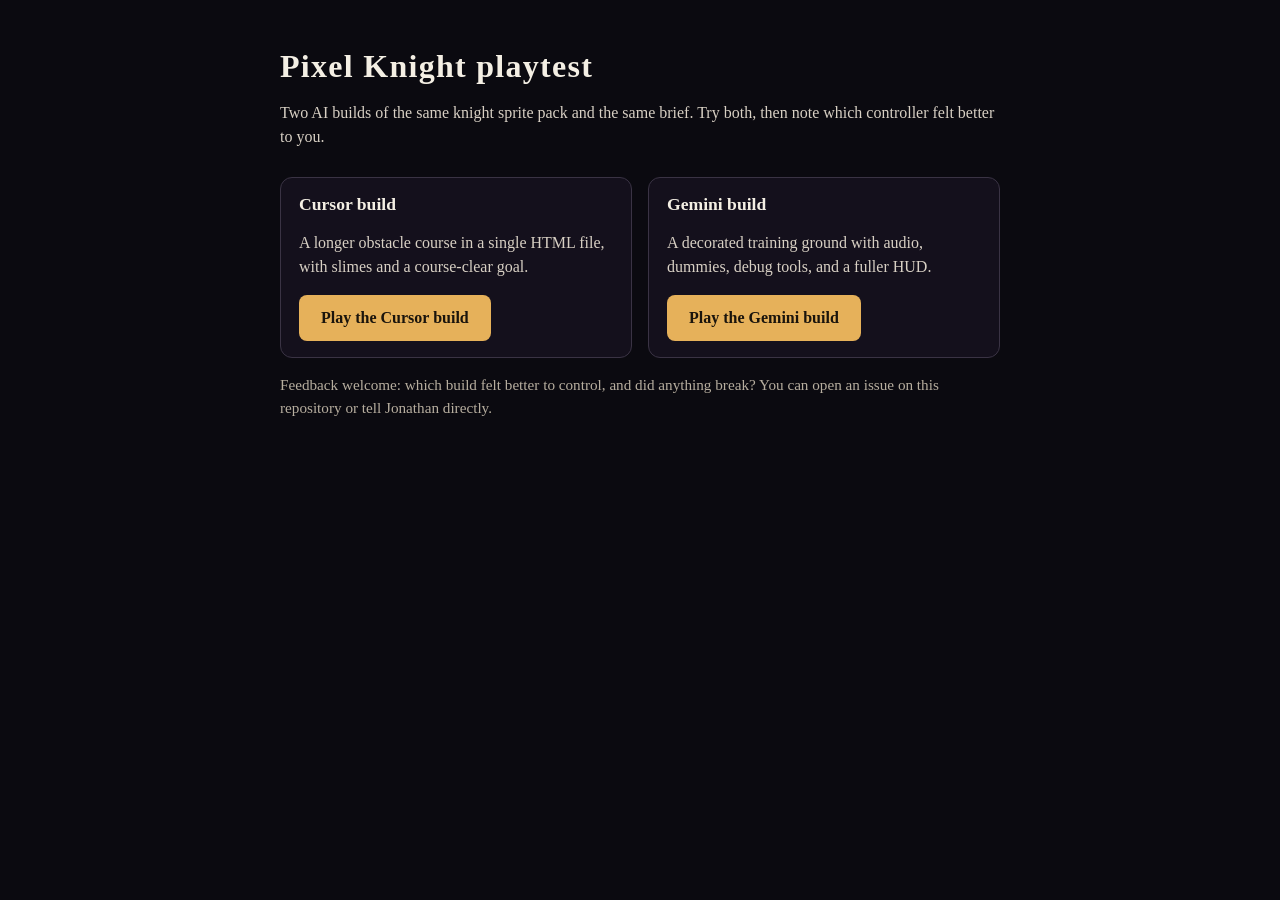
<file: index.html>
<!DOCTYPE html>
<html lang="en">
<head>
  <meta charset="UTF-8" />
  <meta name="viewport" content="width=device-width, initial-scale=1" />
  <title>Pixel Knight playtest — Cursor vs Gemini</title>
  <style>
    html, body { margin: 0; min-height: 100%; background: #0b0a10; color: #f4efe4; font-family: Georgia, "Times New Roman", serif; }
    main { max-width: 720px; margin: 0 auto; padding: 48px 20px 80px; }
    h1 { font-size: 2rem; letter-spacing: 0.04em; margin: 0 0 12px; }
    p { line-height: 1.5; color: #d8d0c4; }
    .row { display: flex; flex-wrap: wrap; gap: 16px; margin: 28px 0 16px; }
    a.play { display: inline-block; padding: 14px 22px; background: #e6b15a; color: #1a140c; text-decoration: none; font-weight: 700; border-radius: 8px; }
    a.play:hover { filter: brightness(1.06); }
    .quiet { font-size: 0.95rem; color: #b7ae9f; }
    .card { border: 1px solid #3a3344; border-radius: 12px; padding: 16px 18px; flex: 1 1 240px; background: #14101c; }
    .card h2 { margin: 0 0 8px; font-size: 1.1rem; }
  </style>
</head>
<body>
  <main>
    <h1>Pixel Knight playtest</h1>
    <p>Two AI builds of the same knight sprite pack and the same brief. Try both, then note which controller felt better to you.</p>
    <div class="row">
      <div class="card">
        <h2>Cursor build</h2>
        <p>A longer obstacle course in a single HTML file, with slimes and a course-clear goal.</p>
        <a class="play" href="./cursor/">Play the Cursor build</a>
      </div>
      <div class="card">
        <h2>Gemini build</h2>
        <p>A decorated training ground with audio, dummies, debug tools, and a fuller HUD.</p>
        <a class="play" href="./gemini/">Play the Gemini build</a>
      </div>
    </div>
    <p class="quiet">Feedback welcome: which build felt better to control, and did anything break? You can open an issue on this repository or tell Jonathan directly.</p>
  </main>
</body>
</html>
</file>
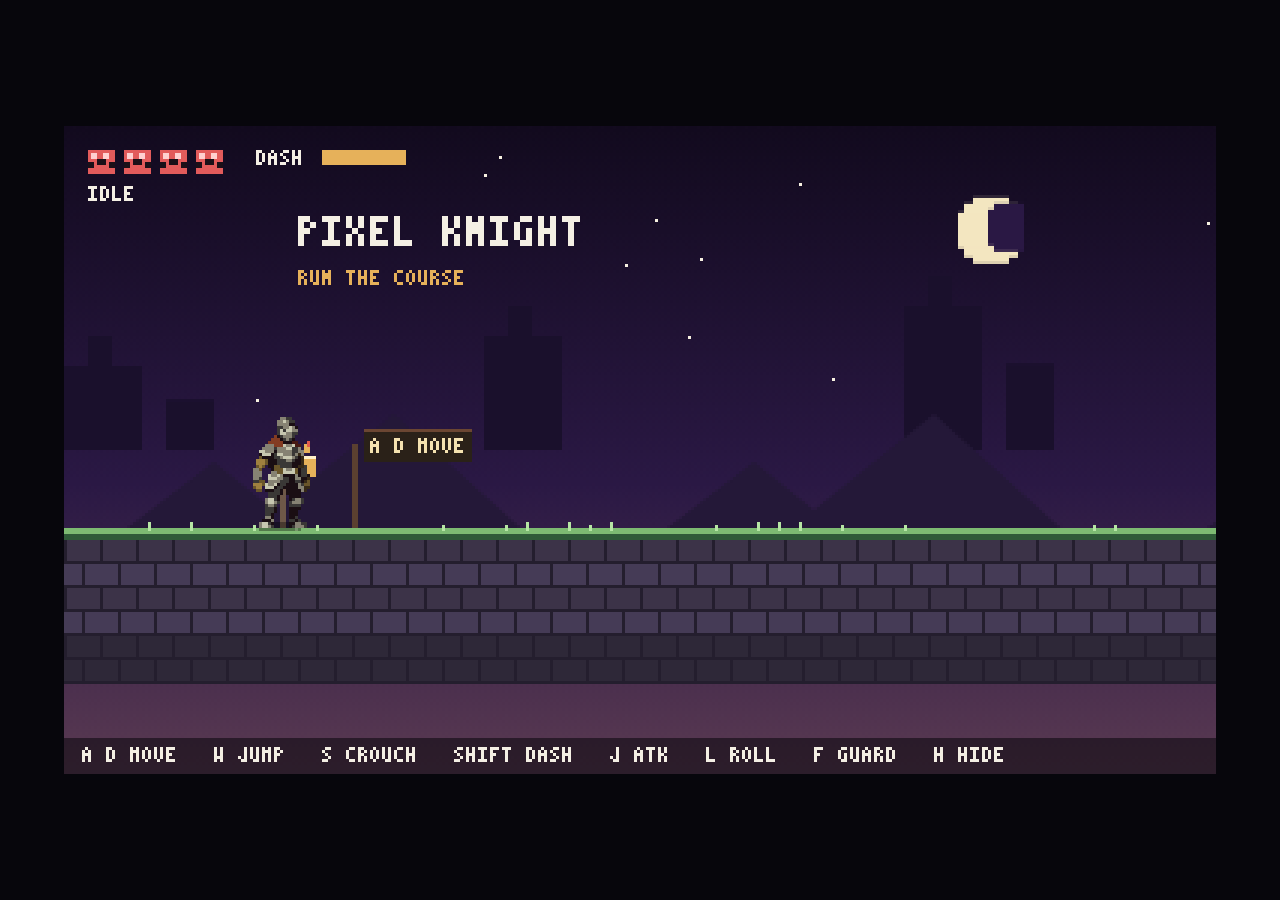
<file: cursor/index.html>
<!DOCTYPE html>
<html lang="en">
<head>
  <base href="./">
<meta charset="UTF-8">
<meta name="viewport" content="width=device-width, initial-scale=1">
<title>Pixel Knight — Sidescroller</title>
<style>
  html, body {
    margin: 0;
    height: 100%;
    background: #07060c;
    overflow: hidden;
  }
  #wrap {
    height: 100%;
    display: flex;
    align-items: center;
    justify-content: center;
  }
  canvas {
    image-rendering: pixelated;
    image-rendering: crisp-edges;
    background: #140c22;
    cursor: crosshair;
  }
</style>
</head>
<body>
<div id="wrap"><canvas id="game" width="384" height="216"></canvas></div>
<script>
const VIEW_W = 384;
const VIEW_H = 216;
const FRAME_W = 120;
const FRAME_H = 80;
const ANCHOR_X = 54;
const ANCHOR_Y = 80;
const FLOOR = 176;

const ANIMS = {
  idle:          { src: "_Idle.png", frames: 10, fps: 8, loop: true },
  run:           { src: "_Run.png", frames: 10, fps: 14, loop: true },
  turn:          { src: "_TurnAround.png", frames: 3, fps: 14, loop: false },
  crouchIn:      { src: "_CrouchTransition.png", frames: 1, fps: 18, loop: false },
  crouch:        { src: "_Crouch.png", frames: 1, fps: 1, loop: true },
  crouchWalk:    { src: "_CrouchWalk.png", frames: 8, fps: 12, loop: true },
  crouchAttack:  { src: "_CrouchAttack.png", frames: 4, fps: 14, loop: false },
  slideStart:    { src: "_SlideTransitionStart.png", frames: 1, fps: 16, loop: false },
  slide:         { src: "_Slide.png", frames: 2, fps: 12, loop: true },
  slideEnd:      { src: "_SlideTransitionEnd.png", frames: 1, fps: 16, loop: false },
  jump:          { src: "_Jump.png", frames: 3, fps: 14, loop: false },
  apex:          { src: "_JumpFallInbetween.png", frames: 2, fps: 12, loop: false },
  fall:          { src: "_Fall.png", frames: 3, fps: 10, loop: true },
  wallSlide:     { src: "_WallSlide.png", frames: 3, fps: 8, loop: true },
  wallHang:      { src: "_WallHang.png", frames: 1, fps: 1, loop: true },
  wallClimb:     { src: "_WallClimb.png", frames: 7, fps: 12, loop: true },
  attack:        { src: "_Attack.png", frames: 4, fps: 16, loop: false },
  attack2:       { src: "_Attack2.png", frames: 6, fps: 16, loop: false },
  dash:          { src: "_Dash.png", frames: 2, fps: 18, loop: true },
  roll:          { src: "_Roll.png", frames: 12, fps: 20, loop: false },
  hit:           { src: "_Hit.png", frames: 1, fps: 1, loop: false },
  death:         { src: "_Death.png", frames: 10, fps: 11, loop: false },
  // _Guard.png is 8 frames: raise, raise, hold, hold, hold, parry, recover, settle.
  guardIn:       { src: "_Guard.png", start: 0, frames: 2, fps: 12, loop: false },
  guard:         { src: "_Guard.png", start: 2, frames: 3, fps: 7, loop: true },
  parry:         { src: "_Guard.png", start: 5, frames: 3, fps: 16, loop: false },
};

// Cancels the climb sheet's in-frame travel so the body stays on the collision box.
const CLIMB_NUDGE = [
  [0, 0], [-1, 13], [-6, 21], [-9, 26], [-9, 30], [-10, 31], [-14, 29],
];

const STATE_ANIM = {
  idle: "idle",
  run: "run",
  turn: "turn",
  crouch: "crouch",
  crouchWalk: "crouchWalk",
  slide: "slide",
  jump: "jump",
  apex: "apex",
  fall: "fall",
  wallslide: "wallSlide",
  wallhang: "wallHang",
  wallclimb: "wallClimb",
  dash: "dash",
  roll: "roll",
  attack: "attack",
  attack2: "attack2",
  crouchAttack: "crouchAttack",
  hit: "hit",
  death: "death",
  guardIn: "guardIn",
  guard: "guard",
  parry: "parry",
};

const FONT = {
  A: "010101111101101", B: "110101110101110", C: "011100100100011",
  D: "110101101101110", E: "111100110100111", F: "111100110100100",
  G: "011100101101011", H: "101101111101101", I: "111010010010111",
  J: "001001001101011", K: "101101110101101", L: "100100100100111",
  M: "101111101101101", N: "101111111101101", O: "010101101101010",
  P: "110101110100100", Q: "010101101110011", R: "110101110101101",
  S: "011100010001110", T: "111010010010010", U: "101101101101011",
  V: "101101101101010", W: "101101101111101", X: "101101010101101",
  Y: "101101010010010", Z: "111001010100111",
  0: "111101101101111", 1: "010110010010111", 2: "110001010100111",
  3: "110001110001110", 4: "101101111001001", 5: "111100110001110",
  6: "011100111101011", 7: "111001010010010", 8: "111101111101111",
  9: "111101111001110",
  "-": "000000111000000", ".": "000000000000010", "!": "010010010000010",
  "?": "110001010000010", ":": "000010000000010", "/": "001001010100100",
  "+": "000010111010000", "'": "010010000000000", ",": "000000000010010",
  "[": "011010010010011", "]": "110010010010110",
};

const RUN_SPEED = 118;
const CROUCH_SPEED = 46;
const ACCEL = 1500;
const AIR_ACCEL = 780;
const FRICTION = 1400;
const GRAVITY = 820;
const JUMP_V = -348;
const WALL_JUMP_V = -300;
const WALL_JUMP_X = 176;
const MAX_FALL = 300;
const DASH_SPEED = 340;
const DASH_TIME = 0.16;
const DASH_CD = 0.48;
const STAND_H = 34;
const CROUCH_H = 22;
const SLIDE_H = 14;

const keys = Object.create(null);
const pressed = Object.create(null);

const canvas = document.getElementById("game");
const ctx = canvas.getContext("2d");
ctx.imageSmoothingEnabled = false;

let viewScale = 3;
let camX = 0;
let camY = 0;
let camLook = 0;
let shake = 0;
let time = 0;
let fade = 1;
let started = false;
let help = true;
let cleared = false;

const solids = [];
const decals = [];
const signs = [];
const spikes = [];
const checkpoints = [];
const crates = [];
const slimes = [];
const particles = [];
const ghosts = [];

const player = {
  x: 72,
  y: FLOOR,
  vx: 0,
  vy: 0,
  facing: 1,
  state: "idle",
  anim: "idle",
  frame: 0,
  frameTime: 0,
  animDone: false,
  onGround: false,
  onOneWay: false,
  wall: 0,
  wallTouch: 0,
  coyote: 0,
  jumpBuf: 0,
  jumpGrace: 0,
  jumpHeld: false,
  dashT: 0,
  dashCd: 0,
  dashX: 1,
  dashY: 0,
  airDash: 1,
  airAttack: true,
  slideT: 0,
  rollT: 0,
  rollDir: 1,
  hitT: 0,
  iframes: 0,
  hp: 4,
  turnTo: 1,
  wallLock: 0,
  dropT: 0,
  attackQueued: false,
  spawnX: 72,
  spawnY: FLOOR,
  deadT: 0,
  landVy: 0,
  guardT: 0,
  blockCd: 0,
  parryHit: 0,
  parryHitT: 0,
};

function rand(n) {
  const x = Math.sin(n * 127.1 + 311.7) * 43758.5453;
  return x - Math.floor(x);
}

function hash(x, y) {
  let n = (Math.imul(x | 0, 374761393) + Math.imul(y | 0, 668265263)) | 0;
  n = Math.imul(n ^ (n >>> 13), 1274126177);
  return ((n ^ (n >>> 16)) >>> 0) / 4294967296;
}

function held(...codes) {
  return codes.some((c) => keys[c]);
}
function edge(...codes) {
  return codes.some((c) => pressed[c]);
}
function clearEdges() {
  for (const k in pressed) delete pressed[k];
}

function setAnim(name) {
  if (player.anim === name) return;
  player.anim = name;
  player.frame = 0;
  player.frameTime = 0;
  player.animDone = false;
}

function setState(state, anim) {
  const nextAnim = anim || STATE_ANIM[state];
  if (player.state !== state) player.state = state;
  setAnim(nextAnim);
}

function eachSolid(fn) {
  for (let i = 0; i < solids.length; i++) fn(solids[i]);
  for (let i = 0; i < crates.length; i++) if (crates[i].alive) fn(crates[i]);
}

function hits(box, kind) {
  let found = null;
  eachSolid((s) => {
    if (found) return;
    if (kind && s.kind !== kind) return;
    if (overlap(box, s)) found = s;
  });
  return found;
}

function fits(h) {
  return !hits({ x: player.x - 8, y: player.y - h, w: 16, h: h - 0.01 }, "solid");
}

function bodySize() {
  const st = player.state;
  if (st === "slide" || st === "roll") return { w: 16, h: SLIDE_H };
  const crouched = st === "crouch" || st === "crouchWalk" || st === "crouchAttack";
  if (player.onGround || crouched) {
    if (!fits(CROUCH_H)) return { w: 16, h: SLIDE_H };
    if (crouched || !fits(STAND_H)) return { w: 16, h: CROUCH_H };
  }
  return { w: 14, h: STAND_H };
}

function aabbAt(x, y) {
  const s = bodySize();
  return { x: x - s.w / 2, y: y - s.h, w: s.w, h: s.h };
}

function aabb() {
  return aabbAt(player.x, player.y);
}

function overlap(a, b) {
  return a.x < b.x + b.w && a.x + a.w > b.x && a.y < b.y + b.h && a.y + a.h > b.y;
}

function standBlocked() {
  return !fits(STAND_H);
}

/* ---------- level ---------- */

function addSolid(x, y, w, h, kind) {
  solids.push({ x, y, w, h, kind: kind || "solid", alive: true });
}

function addGround(x, w, y) {
  y = y == null ? FLOOR : y;
  addSolid(x, y, w, 120, "solid");
  decals.push({ kind: "ground", x, y, w });
}

function addPlat(x, y, w) {
  addSolid(x, y, w, 6, "oneway");
  decals.push({ kind: "plank", x, y, w });
}

function addSign(x, y, text) {
  signs.push({ x, y, text });
}

function addLedge(x, y, w) {
  addSolid(x, y, w, 8, "solid");
  decals.push({ kind: "ledge", x, y, w, h: 8 });
}

function buildLevel() {
  addGround(0, 520);       // 0–520
  addGround(582, 520);     // easy hop, then platforms
  addGround(1190, 700);    // crouch gate and the first patrol
  addGround(1970, 1030);   // slide, spikes, chimney, floor under the high road
  addGround(3084, 540);    // far side of the pit

  addPlat(690, 136, 86);
  addPlat(824, 108, 72);
  addPlat(956, 138, 84);

  // 26px gap: crouch walks through, standing does not.
  addSolid(1324, 126, 156, 24, "solid");
  decals.push({ kind: "beam", x: 1324, y: 126, w: 156, h: 24 });

  // 16px gap: only a slide or roll fits.
  addSolid(2052, 142, 78, 16, "solid");
  decals.push({ kind: "beam", x: 2052, y: 142, w: 78, h: 16 });

  for (let x = 2196; x < 2316; x += 8) spikes.push({ x, y: FLOOR, w: 8, h: 8 });

  // Chimney. Inner faces are the climb. Right tower is the taller exit.
  addSolid(2368, 80, 34, FLOOR - 80, "solid");
  decals.push({ kind: "tower", x: 2368, y: 80, w: 34, h: FLOOR - 80 });
  addSolid(2452, 48, 34, FLOOR - 48, "solid");
  decals.push({ kind: "tower", x: 2452, y: 48, w: 34, h: FLOOR - 48 });
  addLedge(2486, 48, 230);
  addLedge(2830, 112, 170);

  crates.push({ x: 1236, y: FLOOR - 18, w: 18, h: 18, alive: true, kind: "solid" });
  crates.push({ x: 1258, y: FLOOR - 18, w: 18, h: 18, alive: true, kind: "solid" });
  slimes.push({ x: 1688, y: FLOOR, min: 1600, max: 1820, dir: 1, hp: 2, hurt: 0, alive: true, hop: 0 });
  slimes.push({ x: 3188, y: FLOOR, min: 3120, max: 3340, dir: -1, hp: 2, hurt: 0, alive: true, hop: 1.2 });

  addSign(96, FLOOR, "A D MOVE");
  addSign(430, FLOOR, "W JUMP");
  addSign(700, FLOOR, "HOP UP");
  addSign(1268, FLOOR, "S CROUCH");
  addSign(1648, FLOOR, "J ATK  L ROLL");
  addSign(1988, FLOOR, "S+RUN SLIDE");
  addSign(2148, FLOOR, "JUMP SPIKES");
  addSign(2328, FLOOR, "HOLD UP CLIMB");
  addSign(2524, 48, "SHIFT DASH");
  addSign(2948, FLOOR, "MIND THE PIT");
  addSign(3348, FLOOR, "GOAL");

  checkpoints.push({ x: 72, y: FLOOR, lit: true });
  checkpoints.push({ x: 1224, y: FLOOR, lit: false });
  checkpoints.push({ x: 2004, y: FLOOR, lit: false });
  checkpoints.push({ x: 2524, y: 48, lit: false });
  checkpoints.push({ x: 2936, y: FLOOR, lit: false });
  checkpoints.push({ x: 3408, y: FLOOR, lit: false });

  addSolid(-40, -240, 40, 560, "solid");
  addSolid(3604, -240, 40, 560, "solid");
}

const LEVEL_W = 3644;

/* ---------- input ---------- */

addEventListener("keydown", (e) => {
  const watch = ["Space", "ArrowUp", "ArrowDown", "ArrowLeft", "ArrowRight"];
  if (watch.indexOf(e.code) !== -1) e.preventDefault();
  if (!keys[e.code]) {
    pressed[e.code] = true;
    if (e.code === "KeyH") help = !help;
  }
  keys[e.code] = true;
});
addEventListener("keyup", (e) => {
  keys[e.code] = false;
});
addEventListener("blur", () => {
  for (const k in keys) keys[k] = false;
});

/* ---------- sim ---------- */

function dust(x, y, n, color, spread) {
  for (let i = 0; i < n; i++) {
    const a = rand(time * 1000 + i * 17 + x) * Math.PI;
    particles.push({
      x, y,
      vx: Math.cos(a) * spread * (0.3 + rand(i + 3)),
      vy: -Math.abs(Math.sin(a)) * spread - 8,
      life: 0.25 + rand(i + 9) * 0.25,
      max: 0.45,
      color: color || "#cbb8a0",
      s: rand(i + 2) > 0.6 ? 2 : 1,
    });
  }
}

function burst(x, y, color, n) {
  for (let i = 0; i < n; i++) {
    const a = (i / n) * Math.PI * 2;
    particles.push({
      x, y,
      vx: Math.cos(a) * (30 + rand(i + 4) * 50),
      vy: Math.sin(a) * (30 + rand(i + 6) * 40) - 20,
      life: 0.3 + rand(i) * 0.3,
      max: 0.6,
      color,
      s: 2,
    });
  }
}

function rememberGhost() {
  ghosts.push({
    anim: player.anim,
    frame: player.frame,
    x: player.x,
    y: player.y,
    facing: player.facing,
    life: 0.22,
  });
}

function tryAttack() {
  if (!player.attackQueued) return;
  const st = player.state;
  if (st === "hit" || st === "death" || st === "roll" || st === "dash" || st === "parry") return;
  if (st === "attack" || st === "attack2" || st === "crouchAttack") return;
  const crouching = st === "crouch" || st === "crouchWalk" || st === "slide" ||
    (player.onGround && held("ArrowDown", "KeyS"));
  if (!player.onGround && !player.airAttack && player.wall === 0) {
    player.attackQueued = false;
    return;
  }
  player.attackQueued = false;
  if (!player.onGround) player.airAttack = false;
  if (crouching && player.onGround) {
    setState("crouchAttack");
    player.vx *= 0.4;
  } else {
    setState("attack");
    if (player.onGround) player.vx = player.facing * Math.max(Math.abs(player.vx) * 0.3, 28);
  }
  shake = Math.max(shake, 1.2);
}

function chainAttack() {
  player.attackQueued = false;
  setState("attack2");
  if (player.onGround) player.vx = player.facing * 36;
  shake = Math.max(shake, 1.6);
}

function tryDash(ix, iy) {
  if (!edge("ShiftLeft", "ShiftRight", "KeyK")) return;
  if (player.dashCd > 0) return;
  const st = player.state;
  if (st === "hit" || st === "death" || st === "roll") return;
  if (!player.onGround && player.airDash <= 0) return;
  let dx = ix;
  let dy = iy;
  if (dx === 0 && dy === 0) dx = player.facing;
  const len = Math.hypot(dx, dy) || 1;
  player.dashX = dx / len;
  player.dashY = dy / len;
  player.dashT = DASH_TIME;
  player.dashCd = DASH_CD;
  if (!player.onGround) player.airDash -= 1;
  if (dx) player.facing = Math.sign(dx);
  setState("dash");
  rememberGhost();
  dust(player.x - player.facing * 6, player.y - 8, 6, "#d9c8ff", 40);
}

function tryRoll(ix) {
  if (!edge("KeyL", "KeyX")) return;
  if (!player.onGround) return;
  const st = player.state;
  if (st === "hit" || st === "death" || st === "dash" || st === "attack" || st === "attack2") return;
  player.rollDir = ix || player.facing;
  player.facing = player.rollDir;
  player.rollT = 12 / 20;
  player.iframes = Math.max(player.iframes, 0.42);
  setState("roll");
  dust(player.x, player.y, 5, "#b7a48c", 30);
}

function tryGuard(ix) {
  if (!held("KeyF")) return;
  const st = player.state;
  if (st === "guard" || st === "guardIn" || st === "parry") return;
  if (!player.onGround) return;
  if (st === "hit" || st === "death" || st === "roll" || st === "dash" ||
      st === "attack" || st === "attack2" || st === "crouchAttack" || st === "slide") return;
  if (standBlocked()) return;
  if (ix) player.facing = ix;
  player.guardT = 0;
  player.vx *= 0.35;
  setState("guardIn");
}

function tryJump(ix) {
  if (player.jumpBuf <= 0) return;
  const st = player.state;
  if (st === "hit" || st === "death" || st === "roll") return;
  if (player.onGround && player.onOneWay && held("ArrowDown", "KeyS")) {
    player.dropT = 0.2;
    player.onGround = false;
    player.coyote = 0;
    player.y += 2;
    player.jumpBuf = 0;
    return;
  }
  if (player.onGround && !fits(CROUCH_H)) return;
  if (player.coyote > 0) {
    player.vy = JUMP_V;
    player.onGround = false;
    player.coyote = 0;
    player.jumpBuf = 0;
    player.jumpGrace = 0.1;
    player.jumpHeld = true;
    setState("jump");
    dust(player.x, player.y, 5, "#cbb8a0", 28);
    return;
  }
  if (player.wall !== 0) {
    const away = -player.wall;
    player.vx = away * WALL_JUMP_X;
    player.vy = WALL_JUMP_V;
    player.facing = away || player.facing;
    player.wall = 0;
    player.jumpBuf = 0;
    player.jumpGrace = 0.08;
    player.jumpHeld = true;
    player.wallLock = 0.16;
    player.onGround = false;
    setState("jump");
    dust(player.x + player.facing * -8, player.y - 14, 5, "#cbb8a0", 26);
  }
}

function applyMotion(dt, ix, iy) {
  player.jumpGrace = Math.max(0, player.jumpGrace - dt);
  player.wallLock = Math.max(0, player.wallLock - dt);
  player.dropT = Math.max(0, player.dropT - dt);

  const st = player.state;

  if (st === "dash") {
    player.dashT -= dt;
    player.vx = player.dashX * DASH_SPEED;
    if (Math.abs(player.dashY) > 0.35) player.vy = player.dashY * DASH_SPEED;
    else player.vy = Math.min(MAX_FALL, player.vy + GRAVITY * 0.25 * dt);
    if (Math.floor(player.dashT * 40) !== Math.floor((player.dashT + dt) * 40)) rememberGhost();
    return;
  }

  if (st === "roll") {
    player.rollT -= dt;
    player.vx = player.rollDir * 150;
    player.vy = 0;
    return;
  }

  if (st === "guard" || st === "guardIn" || st === "parry") {
    const target = st === "guard" ? ix * 22 : 0;
    const f = 900 * dt;
    if (player.vx < target) player.vx = Math.min(target, player.vx + f);
    else player.vx = Math.max(target, player.vx - f);
    if (player.onGround) player.vy = 0;
    else player.vy = Math.min(MAX_FALL, player.vy + GRAVITY * dt);
    return;
  }

  if (st === "slide") {
    player.slideT -= dt;
    const spd = Math.abs(player.vx) - 70 * dt;
    player.vx = player.facing * Math.max(0, spd);
    player.vy = 0;
    return;
  }

  let grav = GRAVITY;
  if (st === "wallslide") grav = 260;
  if (st === "wallhang") grav = 0;
  if (st === "wallclimb") {
    player.vy = held("ArrowUp", "KeyW", "Space") ? -46 : (iy > 0 ? 28 : 0);
    player.vx = player.wall * 20;
    return;
  }

  if (st !== "hit") {
    if (player.jumpHeld && !held("Space", "ArrowUp", "KeyW") && player.vy < -80) {
      player.vy = -80;
      player.jumpHeld = false;
    }
  }

  if (st !== "turn") player.vy = Math.min(MAX_FALL, player.vy + grav * dt);
  else player.vy = Math.min(MAX_FALL, player.vy + grav * dt);

  if (st === "hit") {
    player.vx *= Math.max(0, 1 - 2.5 * dt);
    return;
  }

  if (st === "turn") {
    const f = FRICTION * 1.4 * dt;
    if (Math.abs(player.vx) <= f) player.vx = 0;
    else player.vx -= Math.sign(player.vx) * f;
    return;
  }

  const attacking = st === "attack" || st === "attack2" || st === "crouchAttack";
  if (player.wallLock > 0) return;

  const crouched = st === "crouch" || st === "crouchWalk" || st === "crouchAttack";
  const max = crouched ? CROUCH_SPEED : RUN_SPEED;
  let accel = (player.onGround ? ACCEL : AIR_ACCEL) * (attacking ? 0.35 : 1);
  if (!player.onGround && Math.abs(player.vx) > max + 12) accel *= 0.4;
  if (!player.onGround && attacking && ix === 0) {
    player.vx *= Math.max(0, 1 - 3 * dt);
    return;
  }
  if (ix === 0 && player.onGround) {
    const f = FRICTION * dt;
    if (Math.abs(player.vx) <= f) player.vx = 0;
    else player.vx -= Math.sign(player.vx) * f;
  } else if (ix !== 0) {
    const target = ix * max;
    if (player.vx < target) player.vx = Math.min(target, player.vx + accel * dt);
    else player.vx = Math.max(target, player.vx - accel * dt);
  } else {
    player.vx *= Math.max(0, 1 - 1.6 * dt);
  }
}

function resolveX(box) {
  for (let pass = 0; pass < 3; pass++) {
    let hit = false;
    eachSolid((s) => {
      if (s.kind === "oneway" || !overlap(box, s)) return;
      hit = true;
      if (player.vx > 0) box.x = s.x - box.w;
      else if (player.vx < 0) box.x = s.x + s.w;
      else {
        const pushL = box.x + box.w - s.x;
        const pushR = s.x + s.w - box.x;
        box.x += pushL < pushR ? -pushL : pushR;
      }
      player.vx = 0;
    });
    if (!hit) break;
  }
}

function resolveY(box, prevBottom) {
  let landed = null;
  const prevTop = prevBottom - box.h;
  for (let pass = 0; pass < 3; pass++) {
    eachSolid((s) => {
      if (!overlap(box, s)) return;
      if (s.kind === "oneway") {
        if (player.dropT > 0 || player.vy < 0) return;
        if (prevBottom > s.y + 0.75) return;
        box.y = s.y - box.h;
        player.vy = 0;
        landed = s;
        return;
      }
      if (player.vy >= 0 && prevBottom <= s.y + 1) {
        box.y = s.y - box.h;
        player.vy = 0;
        landed = s;
      } else if (player.vy < 0 && prevTop >= s.y + s.h - 1) {
        box.y = s.y + s.h;
        player.vy = 0;
        player.jumpHeld = false;
      }
    });
  }
  return landed;
}

function moveBody(dt) {
  const prevBottom = player.y;
  let box = aabb();
  box.x += player.vx * dt;
  resolveX(box);
  box.y += player.vy * dt;
  let landed = resolveY(box, prevBottom);

  const diving = player.state === "dash" && player.dashY > 0.35;
  if (!landed && !diving && player.jumpGrace <= 0 && player.vy >= 0 && player.state !== "jump") {
    for (let step = 1; step <= 5 && !landed; step++) {
      const test = { x: box.x, y: box.y + step, w: box.w, h: box.h };
      eachSolid((s) => {
        if (landed || !overlap(test, s)) return;
        if (s.kind === "oneway" && (player.dropT > 0 || prevBottom > s.y + 0.5)) return;
        if (s.kind === "oneway" || s.kind === "solid") {
          box.y = s.y - box.h;
          player.vy = 0;
          landed = s;
        }
      });
    }
  }

  player.x = box.x + box.w / 2;
  player.y = box.y + box.h;
  player.onGround = !!landed && player.vy >= 0;
  player.onOneWay = !!(landed && landed.kind === "oneway");

  // Wall skin probe, ignoring floors by sampling the torso.
  const b = aabb();
  const torso = { x: b.x, y: b.y + 4, w: b.w, h: Math.max(4, b.h - 8) };
  let touch = 0;
  if (hits({ x: torso.x - 1, y: torso.y, w: 1, h: torso.h }, "solid")) touch = -1;
  if (hits({ x: torso.x + torso.w, y: torso.y, w: 1, h: torso.h }, "solid")) {
    touch = touch === -1 ? touch : 1;
  }
  player.wallTouch = touch;
}

function attackHitbox() {
  const st = player.state;
  if (st !== "attack" && st !== "attack2" && st !== "crouchAttack") return null;
  if (player.frame < 1) return null;
  if (player.animDone) return null;
  const reach = st === "attack2" ? 34 : 26;
  const h = st === "crouchAttack" ? 10 : 18;
  const y = player.y - (st === "crouchAttack" ? 14 : 28);
  const x = player.facing > 0 ? player.x + 2 : player.x - 2 - reach;
  return { x, y, w: reach, h };
}

function guardingFront(fromX) {
  const st = player.state;
  if (st !== "guard" && st !== "guardIn" && st !== "parry") return false;
  return (fromX - player.x) * player.facing > -8;
}

function hurt(fromX, canBlock) {
  if (player.iframes > 0 || player.state === "death" || player.state === "hit") return;
  if (canBlock && guardingFront(fromX)) {
    if (player.blockCd <= 0) {
      const perfect = player.guardT < 0.2;
      player.blockCd = 0.42;
      player.parryHit = perfect ? 2 : 1;
      player.parryHitT = 0.16;
      player.vx = -player.facing * (perfect ? 36 : 78);
      shake = Math.max(shake, perfect ? 2.4 : 1.2);
      burst(player.x + player.facing * 16, player.y - 28, perfect ? "#fff1c9" : "#e6b15a", perfect ? 8 : 5);
      setState("parry");
    }
    return;
  }
  player.hp -= 1;
  shake = Math.max(shake, 3.5);
  burst(player.x, player.y - 16, "#e25b5b", 8);
  if (player.hp <= 0) {
    kill();
    return;
  }
  setState("hit");
  player.hitT = 0.34;
  player.vy = -150;
  player.vx = Math.sign(player.x - fromX) * 120 || -player.facing * 120;
  player.iframes = 0.95;
  player.onGround = false;
  player.jumpGrace = 0.05;
}

function kill() {
  if (player.state === "death") return;
  setState("death");
  player.hp = 0;
  player.vx *= 0.25;
  if (player.onGround && player.y < 260) player.vy = -70;
  player.deadT = 0.45;
  player.iframes = 99;
  shake = Math.max(shake, 4);
}

function respawn() {
  player.x = player.spawnX;
  player.y = player.spawnY;
  player.vx = 0;
  player.vy = 0;
  player.hp = 4;
  player.iframes = 1.15;
  player.airDash = 1;
  player.airAttack = true;
  player.onGround = false;
  player.wall = 0;
  player.dashT = 0;
  setState("idle");
  fade = Math.max(fade, 0.85);
}

function updateHazards(dt) {
  const body = aabb();
  const swing = attackHitbox();

  for (let i = 0; i < spikes.length; i++) {
    const s = spikes[i];
    const hb = { x: s.x + 1, y: s.y - 7, w: 6, h: 7 };
    if (overlap(body, hb)) hurt(s.x + 4, false);
  }

  for (let i = 0; i < slimes.length; i++) {
    const s = slimes[i];
    if (!s.alive) {
      s.hurt -= dt;
      if (s.hurt <= -2) {
        s.alive = true;
        s.hp = 2;
        s.hurt = 0;
      }
      continue;
    }
    s.hop += dt;
    s.x += s.dir * 26 * dt;
    if (s.x < s.min) { s.x = s.min; s.dir = 1; }
    if (s.x > s.max) { s.x = s.max; s.dir = -1; }
    s.hurt = Math.max(0, s.hurt - dt);
    const hb = { x: s.x - 7, y: s.y - 12, w: 14, h: 12 };
    if (swing && overlap(swing, hb)) {
      s.hp -= 1;
      s.hurt = 0.15;
      s.dir = -player.facing;
      burst(s.x, s.y - 8, "#7dcea0", 8);
      shake = Math.max(shake, 1.4);
      if (s.hp <= 0) {
        s.alive = false;
        s.hurt = 0;
        burst(s.x, s.y - 6, "#3e6a45", 12);
      }
    } else if (player.parryHit && overlap(body, hb)) {
      const perfect = player.parryHit === 2;
      player.parryHit = 0;
      s.dir = -player.facing;
      s.x -= player.facing * 14;
      s.hurt = 0.22;
      burst(s.x, s.y - 8, perfect ? "#fff1c9" : "#e6b15a", perfect ? 8 : 4);
      if (perfect) {
        s.hp -= 1;
        shake = Math.max(shake, 1.6);
        if (s.hp <= 0) {
          s.alive = false;
          s.hurt = 0;
          burst(s.x, s.y - 6, "#3e6a45", 12);
        }
      }
    } else if (overlap(body, hb)) {
      hurt(s.x, true);
    }
  }

  for (let i = crates.length - 1; i >= 0; i--) {
    const c = crates[i];
    if (!c.alive) continue;
    if (swing && overlap(swing, c)) {
      c.alive = false;
      burst(c.x + c.w / 2, c.y + c.h / 2, "#a87848", 10);
      burst(c.x + c.w / 2, c.y + 4, "#e6d2b5", 5);
      // Drop the solid from the shared list. Crates live in their own array
      // and are appended inside solidList, so just flagging alive is enough.
    }
  }

  if (player.y > 310 && player.state !== "death") kill();

  if (player.onGround && player.state !== "death") {
    for (let i = 0; i < checkpoints.length; i++) {
      const c = checkpoints[i];
      if (c.lit) continue;
      if (Math.abs(player.x - c.x) < 18 && Math.abs(player.y - c.y) < 8) {
        c.lit = true;
        player.spawnX = c.x;
        player.spawnY = c.y;
        if (player.hp < 4) player.hp += 1;
        burst(c.x, c.y - 28, "#e6b15a", 8);
        if (i === checkpoints.length - 1) cleared = true;
      }
    }
  }
}

function tryMantle() {
  const dir = player.facing || 1;
  let best = null;
  eachSolid((s) => {
    if (s.kind !== "solid" || s.h < 20) return;
    if (player.y < s.y - 1 || player.y > s.y + 16) return;
    const face = dir > 0 ? s.x : s.x + s.w;
    if (Math.abs(face - player.x) > 20) return;
    best = s;
  });
  if (!best) return false;
  const landX = dir > 0 ? best.x + 12 : best.x + best.w - 12;
  const head = { x: landX - 7, y: best.y - STAND_H, w: 14, h: STAND_H - 1 };
  if (hits(head, "solid")) return false;
  player.x = landX;
  player.y = best.y;
  player.vx = 0;
  player.vy = 0;
  player.onGround = true;
  player.wall = 0;
  setState("idle");
  dust(player.x, player.y, 4, "#cbb8a0", 18);
  return true;
}

function updateState(dt, wasGround, ix, iy) {
  const st = player.state;

  if (st === "death") {
    if (player.animDone) {
      player.deadT -= dt;
      if (player.deadT <= 0) respawn();
    }
    return;
  }

  if (player.onGround) {
    player.coyote = 0.1;
    player.airDash = 1;
    if (st !== "attack" && st !== "attack2" && st !== "crouchAttack") player.airAttack = true;
  } else {
    player.coyote = Math.max(0, player.coyote - dt);
  }

  // Landing and ledges.
  if (!wasGround && player.onGround && (st === "jump" || st === "apex" || st === "fall" || st === "wallslide" || st === "wallhang" || st === "wallclimb" || st === "dash")) {
    if (player.landVy > 200) shake = Math.max(shake, 2.2);
    if (player.landVy > 60) dust(player.x, player.y, 6, "#cbb8a0", 24);
    setState(Math.abs(player.vx) > 8 ? "run" : "idle");
  }

  if (st === "dash") {
    if (player.dashT <= 0 || (player.wallTouch && Math.sign(player.dashX) === player.wallTouch && Math.abs(player.dashX) > 0.5)) {
      player.dashT = 0;
      player.vy = Math.min(player.vy, 20);
      if (player.onGround) setState(Math.abs(ix) > 0 ? "run" : "idle");
      else setState("fall");
    }
    return;
  }

  if (st === "roll") {
    if (player.rollT <= 0 || player.animDone) {
      setState(player.onGround ? (held("ArrowDown", "KeyS") ? "crouch" : "idle") : "fall");
    }
    return;
  }

  if (st === "hit") {
    player.hitT -= dt;
    if (player.hitT <= 0) setState(player.onGround ? "idle" : "fall");
    return;
  }

  if (st === "guardIn" || st === "guard" || st === "parry") {
    if (ix) player.facing = ix;
    if (!player.onGround) {
      setState(player.vy > 40 ? "fall" : "apex");
      return;
    }
    if (st === "parry") {
      if (player.animDone) setState(held("KeyF") ? "guard" : (ix ? "run" : "idle"));
      return;
    }
    if (!held("KeyF")) {
      setState(ix ? "run" : "idle");
      return;
    }
    if (st === "guardIn" && player.animDone) setState("guard");
    return;
  }

  if (st === "attack" || st === "attack2" || st === "crouchAttack") {
    if (player.animDone) {
      if (st === "attack" && player.attackQueued) chainAttack();
      else if (player.onGround) {
        if (held("ArrowDown", "KeyS") || standBlocked()) setState(Math.abs(player.vx) > 8 ? "crouchWalk" : "crouch");
        else setState(Math.abs(ix) > 0 ? "run" : "idle");
      } else setState(player.vy > 40 ? "fall" : "apex");
    }
    return;
  }

  if (st === "slide") {
    if (player.anim === "slideStart" && player.animDone) setAnim("slide");
    if (player.slideT <= 0.07 && player.anim === "slide") setAnim("slideEnd");
    const blocked = player.wallTouch && player.wallTouch === player.facing;
    const trapped = !fits(CROUCH_H);
    if (trapped && player.onGround) {
      player.slideT = Math.max(player.slideT, 0.16);
      if (Math.abs(player.vx) < 80) player.vx = player.facing * 90;
      if (player.anim !== "slide" && player.anim !== "slideStart") setAnim("slide");
      return;
    }
    if (player.slideT <= 0 || player.anim === "slideEnd" && player.animDone || blocked || !player.onGround) {
      if (held("ArrowDown", "KeyS") || standBlocked()) setState("crouch");
      else setState(player.onGround ? "idle" : "fall");
    }
    return;
  }

  if (st === "turn") {
    if (player.animDone) {
      player.facing = player.turnTo || player.facing;
      player.vx = player.facing * 24;
      setState(ix ? "run" : "idle");
    }
    return;
  }

  // Grab when pushing into a wall, or when holding up beside one.
  const holdingIn = player.wallTouch && (
    ix === player.wallTouch ||
    (iy < 0 && ix !== -player.wallTouch) ||
    (player.wall === player.wallTouch && ix !== -player.wallTouch)
  );
  if (!player.onGround && player.wallTouch && holdingIn && player.jumpGrace <= 0 && player.wallLock <= 0) {
    player.wall = player.wallTouch;
    player.facing = player.wall;
    if (iy < 0) setState("wallclimb");
    else if (player.vy > 12) setState("wallslide");
    else setState("wallhang");
    player.airDash = 1;
    if (player.state === "wallclimb" && tryMantle()) return;
    return;
  }
  player.wall = 0;

  if (!player.onGround) {
    if (st === "wallclimb" || st === "wallslide" || st === "wallhang") setState(player.vy > 30 ? "fall" : "apex");
    else if (st === "jump") {
      if (player.vy > -20) setState("apex");
    } else if (st === "apex") {
      if (player.animDone || player.vy > 70) setState("fall");
    } else if (st !== "fall" && st !== "jump" && st !== "apex") {
      setState(player.vy > 40 ? "fall" : "apex");
    }
    return;
  }

  // Grounded locomotion.
  const forced = standBlocked();
  const down = iy > 0 || forced;
  if (!forced && iy > 0 && Math.abs(player.vx) > 86 && (st === "run" || st === "idle" || st === "crouchWalk")) {
    player.facing = Math.sign(player.vx) || player.facing;
    player.vx = player.facing * Math.max(Math.abs(player.vx), 210);
    player.slideT = 0.62;
    setState("slide", "slideStart");
    dust(player.x, player.y, 4, "#cbb8a0", 20);
    return;
  }
  if (down) {
    if (Math.abs(player.vx) > 6 || ix) {
      if (ix) player.facing = ix;
      setState("crouchWalk");
    } else if (player.anim === "crouchIn") {
      player.state = "crouch";
      if (player.animDone) setAnim("crouch");
    } else if (st !== "crouch" && st !== "crouchWalk") {
      player.vx = 0;
      setState("crouch", "crouchIn");
    } else {
      setState("crouch");
    }
    return;
  }
  if (ix && ix !== player.facing && Math.abs(player.vx) > 48 && st === "run") {
    player.turnTo = ix;
    setState("turn");
    return;
  }
  if (ix) player.facing = ix;
  if (Math.abs(player.vx) > 10 || ix) setState("run");
  else setState("idle");

  if (st === "run" && player.state === "run" && Math.abs(player.vx) > 40 && Math.random() < dt * 8) {
    dust(player.x - player.facing * 4, player.y, 1, "#b7a48c", 12);
  }
}

function tickAnim(dt) {
  const a = ANIMS[player.anim];
  if (!a) return;
  if (a.frames <= 1) {
    player.frame = 0;
    player.animDone = true;
    return;
  }
  player.frameTime += dt;
  const step = 1 / a.fps;
  while (player.frameTime >= step) {
    player.frameTime -= step;
    if (player.frame + 1 >= a.frames) {
      if (a.loop) player.frame = 0;
      else {
        player.frame = a.frames - 1;
        player.animDone = true;
        break;
      }
    } else {
      player.frame += 1;
    }
  }
}

function updateParticles(dt) {
  for (let i = particles.length - 1; i >= 0; i--) {
    const p = particles[i];
    p.life -= dt;
    if (p.life <= 0) {
      particles.splice(i, 1);
      continue;
    }
    p.vy += 280 * dt;
    p.x += p.vx * dt;
    p.y += p.vy * dt;
  }
  for (let i = ghosts.length - 1; i >= 0; i--) {
    ghosts[i].life -= dt;
    if (ghosts[i].life <= 0) ghosts.splice(i, 1);
  }
}

function updateCamera(dt) {
  const lookTarget = player.facing * 36 + player.vx * 0.12;
  camLook += (lookTarget - camLook) * (1 - Math.exp(-3 * dt));
  let tx = player.x - VIEW_W / 2 + camLook;
  let ty = player.y - VIEW_H * 0.62;
  tx = Math.max(0, Math.min(LEVEL_W - VIEW_W, tx));
  ty = Math.max(-10, Math.min(150, ty));
  const k = 1 - Math.exp(-7 * dt);
  camX += (tx - camX) * k;
  camY += (ty - camY) * k;
  shake = Math.max(0, shake - dt * 8);
}

function update(dt) {
  time += dt;
  const ix = (held("ArrowRight", "KeyD") ? 1 : 0) - (held("ArrowLeft", "KeyA") ? 1 : 0);
  const iy = (held("ArrowDown", "KeyS") ? 1 : 0) - (held("ArrowUp", "KeyW") ? 1 : 0);
  if (edge("Space", "ArrowUp", "KeyW")) player.jumpBuf = 0.12;
  else player.jumpBuf = Math.max(0, player.jumpBuf - dt);
  if (edge("KeyJ", "KeyZ")) player.attackQueued = true;
  player.dashCd = Math.max(0, player.dashCd - dt);
  player.iframes = Math.max(0, player.iframes - dt);
  player.blockCd = Math.max(0, player.blockCd - dt);
  player.parryHitT = Math.max(0, player.parryHitT - dt);
  if (player.parryHitT <= 0) player.parryHit = 0;
  if (player.state === "guard" || player.state === "guardIn" || player.state === "parry") {
    player.guardT += dt;
  }
  player.landVy = player.vy;

  if (player.state !== "death") {
    tryDash(ix, iy);
    tryRoll(ix);
    tryAttack();
    tryJump(ix);
    tryGuard(ix);
    applyMotion(dt, ix, iy);
  } else {
    player.vx *= Math.max(0, 1 - 8 * dt);
    player.vy = Math.min(MAX_FALL, player.vy + GRAVITY * dt);
  }
  const wasGround = player.onGround;
  moveBody(dt);
  updateState(dt, wasGround, ix, iy);
  updateHazards(dt);

  tickAnim(dt);
  updateParticles(dt);
  updateCamera(dt);
  fade = Math.max(0, fade - dt * 1.8);
  clearEdges();
  player.attackQueued = player.state === "attack" ? player.attackQueued : false;
}

/* ---------- draw ---------- */

function resize() {
  viewScale = Math.max(1, Math.floor(Math.min(innerWidth / VIEW_W, innerHeight / VIEW_H)));
  canvas.style.width = VIEW_W * viewScale + "px";
  canvas.style.height = VIEW_H * viewScale + "px";
  ctx.imageSmoothingEnabled = false;
}
addEventListener("resize", resize);
resize();

function textWidth(str, scale) {
  return str.length * 4 * scale;
}

function drawText(str, x, y, color, scale) {
  scale = scale || 1;
  ctx.fillStyle = color;
  let cx = x;
  const up = str.toUpperCase();
  for (let i = 0; i < up.length; i++) {
    const ch = up[i];
    if (ch === " ") { cx += 4 * scale; continue; }
    const g = FONT[ch];
    if (!g) { cx += 4 * scale; continue; }
    for (let py = 0; py < 5; py++) {
      for (let px = 0; px < 3; px++) {
        if (g[py * 3 + px] === "1") ctx.fillRect(cx + px * scale, y + py * scale, scale, scale);
      }
    }
    cx += 4 * scale;
  }
  return cx;
}

function drawSprite(anim, frame, x, y, facing, alpha) {
  const a = ANIMS[anim];
  if (!a || !a.img) return;
  const sx = ((a.start || 0) + (frame % a.frames)) * FRAME_W;
  let ox = 0;
  let oy = 0;
  if (anim === "wallClimb") {
    const n = CLIMB_NUDGE[frame] || CLIMB_NUDGE[0];
    ox = n[0];
    oy = n[1];
  }
  ctx.save();
  ctx.globalAlpha = alpha == null ? 1 : alpha;
  ctx.translate(Math.round(x - camX), Math.round(y - camY));
  ctx.scale(facing < 0 ? -1 : 1, 1);
  ctx.drawImage(a.img, sx, 0, FRAME_W, FRAME_H, -ANCHOR_X + ox, -ANCHOR_Y + oy, FRAME_W, FRAME_H);
  ctx.restore();
}

const stars = [];
for (let i = 0; i < 70; i++) {
  stars.push({ x: rand(i + 1) * LEVEL_W, y: rand(i + 80) * 90 + 4, s: rand(i + 40) > 0.8 ? 2 : 1 });
}

function drawBackground() {
  const g = ctx.createLinearGradient(0, 0, 0, VIEW_H);
  g.addColorStop(0, "#120a1e");
  g.addColorStop(0.55, "#2a1844");
  g.addColorStop(1, "#5a3a52");
  ctx.fillStyle = g;
  ctx.fillRect(0, 0, VIEW_W, VIEW_H);

  const moonX = Math.round(300 - camX * 0.05);
  const moonY = 28 - camY * 0.05;
  ctx.fillStyle = "#f3e6c0";
  ctx.fillRect(moonX, moonY, 18, 18);
  ctx.fillRect(moonX + 3, moonY - 2, 12, 22);
  ctx.fillRect(moonX - 2, moonY + 3, 22, 12);
  ctx.fillStyle = "#2a1844";
  ctx.fillRect(moonX + 8, moonY + 2, 12, 12);
  ctx.fillRect(moonX + 10, moonY, 10, 16);

  ctx.fillStyle = "#f7f1e1";
  for (let i = 0; i < stars.length; i++) {
    const s = stars[i];
    const sx = Math.round(s.x - camX * 0.08);
    const sy = Math.round(s.y - camY * 0.04);
    if ((Math.floor(time * 2 + i) % 7) === 0) continue;
    ctx.fillRect(sx, sy, s.s, s.s);
  }

  // Far ruins.
  ctx.fillStyle = "#1a102c";
  const far = -camX * 0.25;
  for (let i = 0; i < 18; i++) {
    const x = Math.round(far + i * 140);
    const h = 28 + (i % 5) * 10;
    ctx.fillRect(x, 108 - h, 26, h);
    ctx.fillRect(x + 8, 108 - h - 10, 8, 10);
    if (i % 2 === 0) ctx.fillRect(x + 34, 108 - h * 0.6, 16, h * 0.6);
  }

  ctx.fillStyle = "#241838";
  const mid = -camX * 0.45;
  for (let i = 0; i < 14; i++) {
    const x = Math.round(mid + i * 180);
    ctx.beginPath();
    ctx.moveTo(x, 150);
    ctx.lineTo(x + 50, 112);
    ctx.lineTo(x + 70, 128);
    ctx.lineTo(x + 110, 96);
    ctx.lineTo(x + 170, 150);
    ctx.fill();
  }
}

function drawGround(d) {
  const x0 = Math.round(d.x - camX);
  const y0 = Math.round(d.y - camY);
  if (x0 > VIEW_W || x0 + d.w < 0) return;
  ctx.fillStyle = "#7dba72";
  ctx.fillRect(x0, y0, d.w, 2);
  ctx.fillStyle = "#2f5a38";
  ctx.fillRect(x0, y0 + 2, d.w, 2);
  for (let r = 0; r < 6; r++) {
    const y = y0 + 4 + r * 8;
    ctx.fillStyle = r > 3 ? "#2e2838" : (r % 2 ? "#453b56" : "#3c3348");
    ctx.fillRect(x0, y, d.w, 7);
    ctx.fillStyle = "#241e2e";
    ctx.fillRect(x0, y + 7, d.w, 1);
    const phase = (r % 2) * 6;
    let mx = d.x - ((d.x - phase) % 12);
    if (mx < d.x) mx += 12;
    for (; mx < d.x + d.w; mx += 12) {
      ctx.fillRect(Math.round(mx - camX), y, 1, 7);
    }
  }
  ctx.fillStyle = "#b6e6a4";
  const fleck = d.x - (d.x % 7);
  for (let wx = fleck; wx < d.x + d.w; wx += 7) {
    if (wx < d.x || hash(wx, d.y | 0) < 0.62) continue;
    const h = hash(wx, 5) > 0.5 ? 3 : 2;
    ctx.fillRect(Math.round(wx - camX), y0 - h + 1, 1, h);
  }
}

function drawLedge(d) {
  const x0 = Math.round(d.x - camX);
  const y0 = Math.round(d.y - camY);
  ctx.fillStyle = "#4a4158";
  ctx.fillRect(x0, y0, d.w, d.h);
  ctx.fillStyle = "#8d7ea4";
  ctx.fillRect(x0, y0, d.w, 1);
  ctx.fillStyle = "#241e2e";
  ctx.fillRect(x0, y0 + d.h - 1, d.w, 1);
  for (let x = 8; x < d.w; x += 12) ctx.fillRect(x0 + x, y0, 1, d.h);
}

function drawTower(d) {
  const x0 = Math.round(d.x - camX);
  const y0 = Math.round(d.y - camY);
  ctx.fillStyle = "#3a3346";
  ctx.fillRect(x0, y0, d.w, d.h);
  ctx.fillStyle = "#2a2436";
  for (let y = 4; y < d.h; y += 8) ctx.fillRect(x0, y0 + y, d.w, 1);
  for (let y = 0; y < d.h; y += 8) {
    const ox = (Math.floor(y / 8) % 2) * 8;
    for (let x = ox; x < d.w; x += 16) ctx.fillRect(x0 + x, y0 + y, 1, 8);
  }
  ctx.fillStyle = "#6d6280";
  ctx.fillRect(x0, y0, d.w, 2);
  ctx.fillStyle = "#1a1422";
  ctx.fillRect(x0, y0, 1, d.h);
  ctx.fillRect(x0 + d.w - 1, y0, 1, d.h);
}

function drawBeam(d) {
  const x0 = Math.round(d.x - camX);
  const y0 = Math.round(d.y - camY);
  ctx.fillStyle = "#4a3b32";
  ctx.fillRect(x0, y0, d.w, d.h);
  ctx.fillStyle = "#2a211c";
  ctx.fillRect(x0, y0 + d.h - 3, d.w, 3);
  ctx.fillStyle = "#8a6244";
  for (let x = 2; x < d.w; x += 7) ctx.fillRect(x0 + x, y0 + 2, 3, 2);
  ctx.fillStyle = "#1a1422";
  ctx.fillRect(x0, y0, d.w, 1);
}

function drawPlank(d) {
  const x0 = Math.round(d.x - camX);
  const y0 = Math.round(d.y - camY);
  ctx.fillStyle = "#6b4632";
  ctx.fillRect(x0, y0, d.w, 6);
  ctx.fillStyle = "#a87848";
  ctx.fillRect(x0, y0, d.w, 1);
  ctx.fillStyle = "#3a261c";
  for (let x = 8; x < d.w; x += 10) ctx.fillRect(x0 + x, y0, 1, 6);
  ctx.fillStyle = "#2a211c";
  ctx.fillRect(x0, y0 + 5, d.w, 1);
}

function drawSpikes() {
  ctx.fillStyle = "#d5dbe6";
  for (let i = 0; i < spikes.length; i++) {
    const s = spikes[i];
    const x = Math.round(s.x - camX);
    const y = Math.round(s.y - camY);
    ctx.fillRect(x + 3, y - 6, 2, 2);
    ctx.fillRect(x + 2, y - 4, 4, 2);
    ctx.fillRect(x + 1, y - 2, 6, 2);
    ctx.fillStyle = "#8e96a8";
    ctx.fillRect(x + 3, y - 7, 1, 2);
    ctx.fillStyle = "#d5dbe6";
  }
}

function drawCrate(c) {
  if (!c.alive) return;
  const x = Math.round(c.x - camX);
  const y = Math.round(c.y - camY);
  ctx.fillStyle = "#8a5a32";
  ctx.fillRect(x, y, c.w, c.h);
  ctx.fillStyle = "#e6c39a";
  ctx.fillRect(x, y, c.w, 1);
  ctx.fillRect(x, y, 1, c.h);
  ctx.fillStyle = "#4a2e1c";
  ctx.fillRect(x, y + c.h - 1, c.w, 1);
  ctx.fillRect(x + c.w - 1, y, 1, c.h);
  ctx.fillRect(x + 2, y + 2, c.w - 4, 1);
  ctx.fillRect(x + 2, y + c.h - 3, c.w - 4, 1);
  ctx.beginPath();
  ctx.fillRect(x + 3, y + 4, 2, 2);
  ctx.fillRect(x + c.w - 5, y + 4, 2, 2);
  ctx.fillRect(x + c.w / 2 - 1, y + c.h / 2 - 1, 2, 2);
  ctx.fillRect(x + 3, y + c.h - 6, 2, 2);
  ctx.fillRect(x + c.w - 5, y + c.h - 6, 2, 2);
}

function drawSlime(s) {
  if (!s.alive) return;
  const hop = Math.abs(Math.sin(s.hop * 6));
  const x = Math.round(s.x - camX);
  const y = Math.round(s.y - camY - hop * 4);
  const flash = s.hurt > 0;
  ctx.fillStyle = flash ? "#f2f2f2" : "#3e8f62";
  ctx.fillRect(x - 6, y - 8, 12, 6);
  ctx.fillRect(x - 7, y - 6, 14, 4);
  ctx.fillStyle = flash ? "#ffffff" : "#7dcea0";
  ctx.fillRect(x - 4, y - 8, 4, 2);
  ctx.fillStyle = "#102018";
  ctx.fillRect(x - 4, y - 6, 2, 2);
  ctx.fillRect(x + 2, y - 6, 2, 2);
}

function drawSign(s) {
  const x = Math.round(s.x - camX);
  const y = Math.round(s.y - camY);
  ctx.fillStyle = "#5b4030";
  ctx.fillRect(x, y - 28, 2, 28);
  const tw = textWidth(s.text, 1);
  const bx = x + 6;
  const by = y - 30;
  ctx.fillStyle = "#2a2118";
  ctx.fillRect(bx - 2, by - 3, tw + 4, 11);
  ctx.fillStyle = "#6b4632";
  ctx.fillRect(bx - 2, by - 3, tw + 4, 1);
  drawText(s.text, bx, by, "#f4e2b0", 1);
}

function drawCheckpoint(c) {
  const x = Math.round(c.x - camX);
  const y = Math.round(c.y - camY);
  ctx.fillStyle = "#6e5848";
  ctx.fillRect(x, y - 26, 2, 26);
  ctx.fillStyle = c.lit ? "#e6b15a" : "#5a4a58";
  ctx.fillRect(x + 2, y - 24, 10, 7);
  ctx.fillStyle = c.lit ? "#fff1c9" : "#3a3040";
  ctx.fillRect(x + 2, y - 24, 10, 1);
  if (c.lit) {
    const f = Math.floor(time * 8 + c.x) % 3;
    ctx.fillStyle = f === 0 ? "#fff6d2" : "#e6b15a";
    ctx.fillRect(x + 8, y - 27 - (f === 2 ? 1 : 0), 2, 3);
    ctx.fillStyle = "#e25b4a";
    ctx.fillRect(x + 9, y - 29, 1, 2);
  }
}

function drawShadow() {
  if (!player.onGround && player.state !== "slide" && player.state !== "roll") return;
  const x = Math.round(player.x - camX);
  const y = Math.round(player.y - camY);
  ctx.fillStyle = "rgba(0,0,0,0.35)";
  ctx.fillRect(x - 7, y - 1, 14, 2);
  ctx.fillRect(x - 5, y - 2, 10, 1);
}

function drawHud() {
  for (let i = 0; i < 4; i++) {
    const x = 8 + i * 12;
    ctx.fillStyle = i < player.hp ? "#e25b5b" : "#3a2430";
    ctx.fillRect(x, 8, 9, 8);
    ctx.fillStyle = i < player.hp ? "#ffd0d0" : "#24161c";
    ctx.fillRect(x + 1, 9, 2, 2);
    ctx.fillRect(x + 5, 9, 2, 2);
    ctx.fillStyle = "#1a1018";
    ctx.fillRect(x + 3, 11, 3, 2);
    ctx.fillRect(x, 12, 2, 2);
    ctx.fillRect(x + 7, 12, 2, 2);
  }

  const ready = player.dashCd <= 0 && (player.onGround || player.airDash > 0);
  drawText(ready ? "DASH" : "DASH", 64, 8, ready ? "#f4efe4" : "#6a6078", 1);
  ctx.fillStyle = "#1a1424";
  ctx.fillRect(86, 8, 28, 5);
  const ratio = player.dashCd <= 0 ? 1 : 1 - player.dashCd / DASH_CD;
  ctx.fillStyle = ready ? "#e6b15a" : "#6a5090";
  ctx.fillRect(86, 8, Math.round(28 * ratio), 5);

  const label = ({
    idle: "IDLE", run: "RUN", turn: "TURN", crouch: "CROUCH", crouchWalk: "CROUCH",
    slide: "SLIDE", jump: "JUMP", apex: "APEX", fall: "FALL", wallslide: "WALL SLIDE",
    wallhang: "WALL HANG", wallclimb: "WALL CLIMB", dash: "DASH", roll: "ROLL",
    attack: "ATTACK", attack2: "ATTACK II", crouchAttack: "LOW ATTACK",
    hit: "HIT", death: "DEATH", guardIn: "GUARD", guard: "GUARD", parry: "PARRY",
  })[player.state] || player.state;
  drawText(label, 8, 20, "#f4efe4", 1);

  if (cleared) {
    const msg = "COURSE CLEAR";
    const tw = textWidth(msg, 2);
    drawText(msg, Math.round((VIEW_W - tw) / 2), 36, "#e6b15a", 2);
  }

  if (help) {
    const line = "A D MOVE   W JUMP   S CROUCH   SHIFT DASH   J ATK   L ROLL   F GUARD   H HIDE";
    ctx.fillStyle = "rgba(8,6,12,0.55)";
    ctx.fillRect(0, VIEW_H - 12, VIEW_W, 12);
    drawText(line, 6, VIEW_H - 9, "#f4efe4", 1);
  }

  if (!started) {
    ctx.fillStyle = "#07060c";
    ctx.fillRect(0, 0, VIEW_W, VIEW_H);
    drawText("LOADING", 160, 100, "#f4efe4", 2);
  }

  if (fade > 0) {
    ctx.fillStyle = "rgba(7,6,12," + fade.toFixed(3) + ")";
    ctx.fillRect(0, 0, VIEW_W, VIEW_H);
  }
}

function render() {
  ctx.imageSmoothingEnabled = false;
  const sx = shake > 0.2 ? Math.round((rand(time * 50) - 0.5) * shake * 2) : 0;
  const sy = shake > 0.2 ? Math.round((rand(time * 80) - 0.5) * shake * 2) : 0;
  ctx.save();
  ctx.translate(sx, sy);
  drawBackground();
  const pitY = Math.round(300 - camY);
  if (pitY < VIEW_H) {
    ctx.fillStyle = "#14060e";
    ctx.fillRect(0, pitY, VIEW_W, VIEW_H - pitY + 8);
    ctx.fillStyle = "#5a2040";
    const scroll = -Math.round(camX);
    for (let x = scroll % 10; x < VIEW_W; x += 10) ctx.fillRect(x, pitY, 6, 2);
  }
  drawText("PIXEL KNIGHT", Math.round(78 - camX), Math.round(72 - camY), "#f4efe4", 2);
  drawText("RUN THE COURSE", Math.round(78 - camX), Math.round(90 - camY), "#e6b15a", 1);

  for (let i = 0; i < decals.length; i++) {
    const d = decals[i];
    if (d.kind === "ground") drawGround(d);
    else if (d.kind === "tower") drawTower(d);
    else if (d.kind === "beam") drawBeam(d);
    else if (d.kind === "plank") drawPlank(d);
    else if (d.kind === "ledge") drawLedge(d);
  }
  drawSpikes();
  for (let i = 0; i < crates.length; i++) drawCrate(crates[i]);
  for (let i = 0; i < slimes.length; i++) drawSlime(slimes[i]);
  for (let i = 0; i < signs.length; i++) drawSign(signs[i]);
  for (let i = 0; i < checkpoints.length; i++) drawCheckpoint(checkpoints[i]);

  for (let i = 0; i < ghosts.length; i++) {
    const g = ghosts[i];
    drawSprite(g.anim, g.frame, g.x, g.y, g.facing, g.life / 0.22 * 0.45);
  }

  drawShadow();
  const blink = player.iframes > 0 && player.state !== "hit" && player.state !== "death" &&
    player.state !== "roll" && Math.floor(time * 24) % 2 === 0;
  if (!blink) drawSprite(player.anim, player.frame | 0, player.x, player.y, player.facing, 1);

  for (let i = 0; i < particles.length; i++) {
    const p = particles[i];
    ctx.globalAlpha = Math.max(0, p.life / p.max);
    ctx.fillStyle = p.color;
    ctx.fillRect(Math.round(p.x - camX), Math.round(p.y - camY), p.s, p.s);
    ctx.globalAlpha = 1;
  }

  ctx.restore();
  drawHud();
}

/* ---------- boot ---------- */

buildLevel();
camX = 0;
camY = Math.max(0, player.y - VIEW_H * 0.62);

let loaded = 0;
const names = Object.keys(ANIMS);
function bootCheck() {
  loaded += 1;
  if (loaded >= names.length) {
    started = true;
    fade = 1;
    requestAnimationFrame(loop);
  }
}
for (let i = 0; i < names.length; i++) {
  const img = new Image();
  img.onload = bootCheck;
  img.onerror = bootCheck;
  img.src = "120x80_PNGSheets/" + ANIMS[names[i]].src;
  ANIMS[names[i]].img = img;
}

let last = 0;
let acc = 0;
function loop(now) {
  if (!last) last = now;
  let dt = (now - last) / 1000;
  last = now;
  if (dt > 0.1) dt = 0.1;
  acc += dt;
  const step = 1 / 60;
  let guard = 0;
  while (acc >= step && guard < 4) {
    update(step);
    acc -= step;
    guard += 1;
  }
  render();
  requestAnimationFrame(loop);
}

render();
</script>
</body>
</html>
</file>
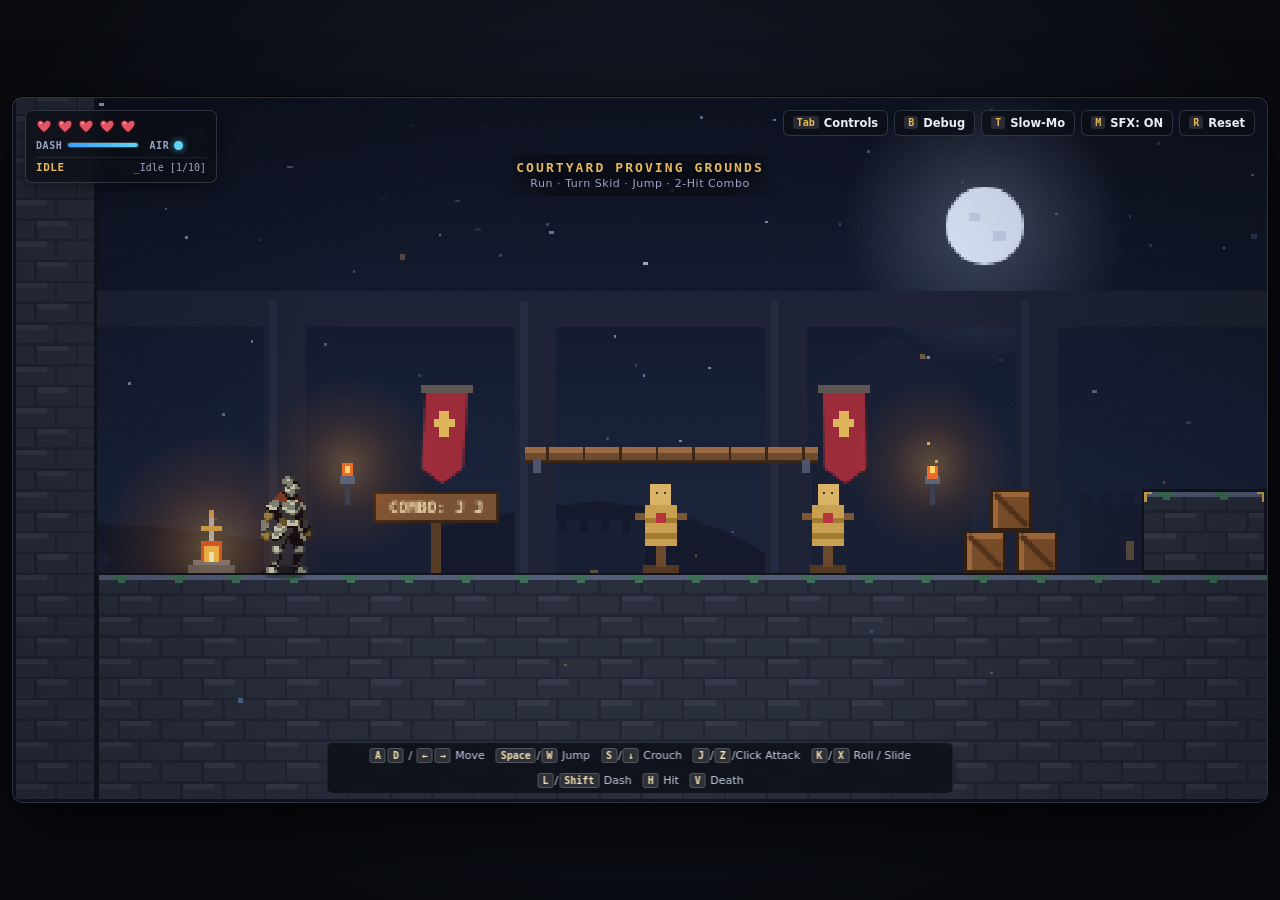
<file: gemini/index.html>
<!DOCTYPE html>
<html lang="en">
<head>
  <base href="./">
  <meta charset="UTF-8" />
  <meta name="viewport" content="width=device-width, initial-scale=1.0" />
  <title>Pixel Knight — Sidescrolling Character Controller Demo</title>
  <link rel="stylesheet" href="style.css" />
</head>
<body>
  <div id="app">
    <div id="stage-wrapper">
      <canvas id="game-canvas" width="480" height="270"></canvas>

      <!-- Top-Left Diegetic HUD -->
      <div id="hud-left">
        <div class="hud-card status-card">
          <div class="hp-row" id="hp-hearts" aria-label="Health"></div>
          <div class="meters-row">
            <div class="meter-group">
              <span class="meter-label">DASH</span>
              <div class="meter-track"><div class="meter-fill dash-fill" id="dash-bar"></div></div>
            </div>
            <div class="meter-group">
              <span class="meter-label">AIR</span>
              <div class="pip" id="air-dash-pip" title="Air Dash Ready"></div>
            </div>
          </div>
          <div class="state-row">
            <span class="state-badge" id="state-badge">IDLE</span>
            <span class="anim-badge" id="anim-badge">_Idle [1/10]</span>
          </div>
        </div>

        <div class="hud-card combo-card hidden" id="combo-card">
          <span class="combo-num" id="combo-num">0</span>
          <span class="combo-label">HITS</span>
        </div>
      </div>

      <!-- Top-Right Controls & Tool Bar -->
      <div id="hud-right">
        <button class="hud-btn" id="btn-controls" title="Toggle Controls (Tab)">
          <span class="key-hint">Tab</span> Controls
        </button>
        <button class="hud-btn" id="btn-debug" title="Toggle Hitboxes & Sensors (B)">
          <span class="key-hint">B</span> Debug
        </button>
        <button class="hud-btn" id="btn-slowmo" title="Toggle 0.3x Slow Motion (T)">
          <span class="key-hint">T</span> Slow-Mo
        </button>
        <button class="hud-btn" id="btn-sound" title="Toggle Audio (M)">
          <span class="key-hint">M</span> SFX: ON
        </button>
        <button class="hud-btn" id="btn-respawn" title="Respawn at Checkpoint (R)">
          <span class="key-hint">R</span> Reset
        </button>
      </div>

      <!-- Zone Banner -->
      <div id="zone-banner" class="hidden">
        <div class="zone-title" id="zone-title">COURTYARD PROVING GROUNDS</div>
        <div class="zone-sub" id="zone-sub">Run · Jump · 2-Hit Combo</div>
      </div>

      <!-- Bottom Action Bar (compact visual move guide) -->
      <div id="quick-bar">
        <span><kbd>A</kbd><kbd>D</kbd> / <kbd>←</kbd><kbd>→</kbd> Move</span>
        <span><kbd>Space</kbd>/<kbd>W</kbd> Jump</span>
        <span><kbd>S</kbd>/<kbd>↓</kbd> Crouch</span>
        <span><kbd>J</kbd>/<kbd>Z</kbd>/Click Attack</span>
        <span><kbd>K</kbd>/<kbd>X</kbd> Roll / Slide</span>
        <span><kbd>L</kbd>/<kbd>Shift</kbd> Dash</span>
        <span><kbd>H</kbd> Hit</span>
        <span><kbd>V</kbd> Death</span>
      </div>

      <!-- Full Controls & Animation Showcase Drawer -->
      <div id="controls-modal" class="hidden">
        <div class="modal-inner">
          <div class="modal-header">
            <h2>PIXEL KNIGHT — CONTROLLER REFERENCE</h2>
            <button id="btn-close-modal" aria-label="Close">✕</button>
          </div>
          <div class="modal-grid">
            <div class="modal-col">
              <h3>Movement &amp; Acrobatics</h3>
              <ul>
                <li><span class="keys"><kbd>A</kbd><kbd>D</kbd> or <kbd>←</kbd><kbd>→</kbd></span><span class="desc"><b>Run &amp; Turnaround Skid</b></span></li>
                <li><span class="keys"><kbd>W</kbd> / <kbd>↑</kbd> / <kbd>Space</kbd></span><span class="desc"><b>Jump</b> (hold for height, coyote &amp; buffer)</span></li>
                <li><span class="keys"><kbd>S</kbd> / <kbd>↓</kbd></span><span class="desc"><b>Crouch &amp; Crouch Walk</b> (crawl under tunnels)</span></li>
                <li><span class="keys"><kbd>S</kbd>/<kbd>↓</kbd> + <kbd>K</kbd>/<kbd>X</kbd> or <kbd>C</kbd></span><span class="desc"><b>Power Slide</b> (slides under low vaults)</span></li>
                <li><span class="keys"><kbd>K</kbd> / <kbd>X</kbd></span><span class="desc"><b>Dodge Roll</b> (12f roll with i-frames)</span></li>
                <li><span class="keys"><kbd>L</kbd> / <kbd>Shift</kbd> / <kbd>E</kbd></span><span class="desc"><b>Shadow Dash</b> (ground &amp; 1× air dash)</span></li>
              </ul>
            </div>
            <div class="modal-col">
              <h3>Walls, Ledges &amp; Combat</h3>
              <ul>
                <li><span class="keys">Air + into Wall → <kbd>Space</kbd></span><span class="desc"><b>Wall Slide</b> &amp; <b>Wall Jump</b></span></li>
                <li><span class="keys">Jump to Edge → <kbd>W</kbd>/<kbd>Space</kbd></span><span class="desc"><b>Wall Hang</b> &amp; <b>Ledge Climb</b></span></li>
                <li><span class="keys"><kbd>J</kbd> / <kbd>Z</kbd> / Left Click</span><span class="desc"><b>2-Hit Sword Combo</b> (press twice)</span></li>
                <li><span class="keys"><kbd>S</kbd>/<kbd>↓</kbd> + <kbd>J</kbd>/<kbd>Z</kbd></span><span class="desc"><b>Crouch Sweep Attack</b></span></li>
                <li><span class="keys"><kbd>H</kbd> / <kbd>V</kbd></span><span class="desc"><b>Test Hitstun / Death Animation</b></span></li>
                <li><span class="keys"><kbd>B</kbd> / <kbd>T</kbd> / <kbd>R</kbd></span><span class="desc"><b>Debug Hitboxes / Slow-Mo / Respawn</b></span></li>
              </ul>
            </div>
          </div>
          <div class="modal-footer">
            <span>Gamepad supported (D-Pad/Stick, A=Jump, X=Attack, B=Roll/Slide, RB/RT=Dash)</span>
            <button class="primary-btn" id="btn-resume">Resume Demo</button>
          </div>
        </div>
      </div>

      <!-- Loading Overlay -->
      <div id="loading-overlay">
        <div class="loader-box">
          <div class="loader-title">PIXEL KNIGHT</div>
          <div class="loader-sub" id="loading-text">Loading 22 spritesheets…</div>
          <div class="loader-bar"><div class="loader-fill" id="loading-fill"></div></div>
        </div>
      </div>
    </div>
  </div>

  <script type="module" src="js/main.js"></script>
</body>
</html>
</file>
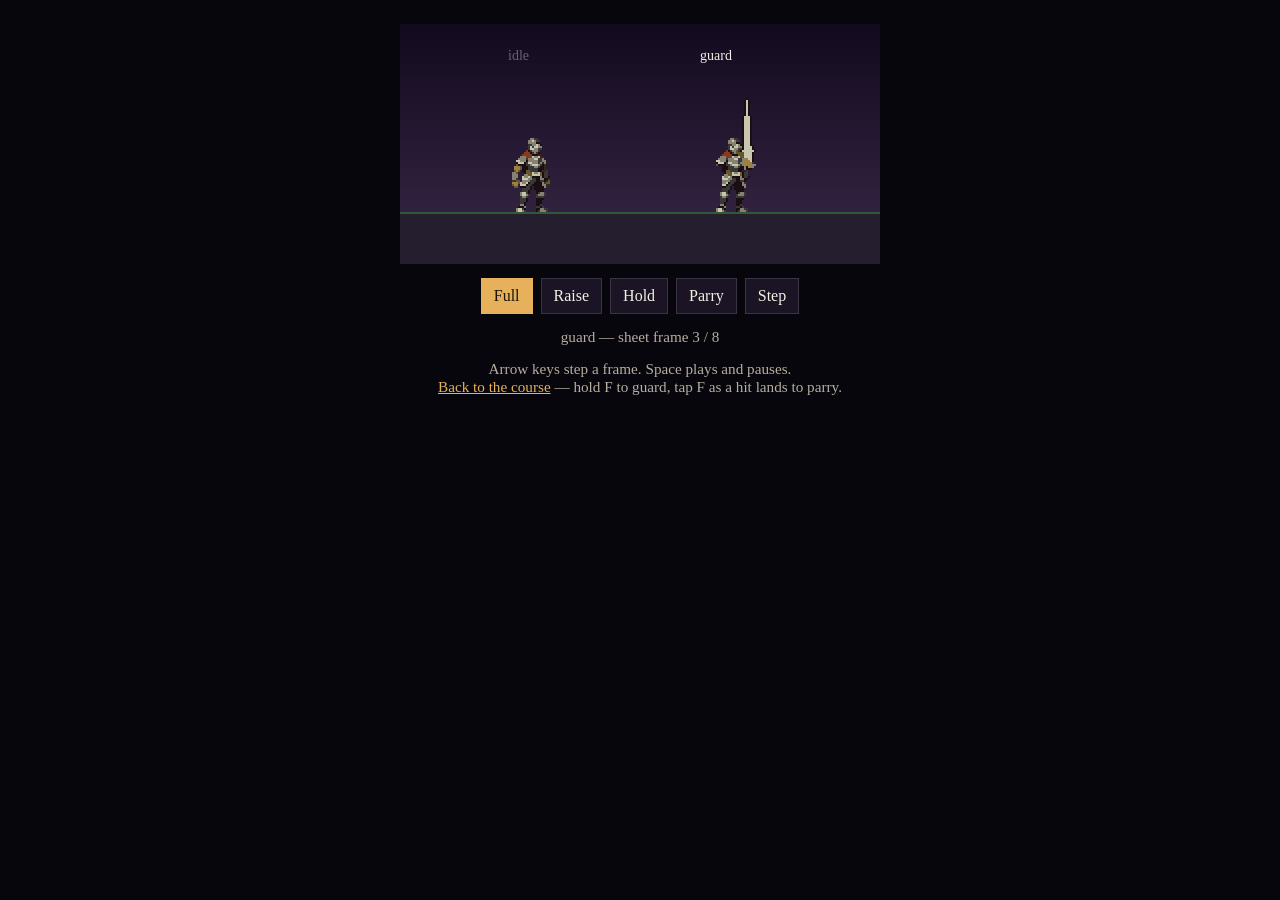
<file: cursor/guard.html>
<!DOCTYPE html>
<html lang="en">
<head>
<meta charset="UTF-8">
<meta name="viewport" content="width=device-width, initial-scale=1">
<title>Pixel Knight — Guard</title>
<style>
  html, body { margin: 0; min-height: 100%; background: #07060c; color: #f4efe4; font-family: Georgia, "Times New Roman", serif; }
  body { display: flex; flex-direction: column; align-items: center; justify-content: center; gap: 14px; padding: 24px 12px 40px; }
  canvas { image-rendering: pixelated; image-rendering: crisp-edges; background: #140c22; max-width: 100%; height: auto; }
  .row { display: flex; gap: 8px; flex-wrap: wrap; justify-content: center; }
  button {
    background: #1a1424; color: #f4efe4; border: 1px solid #3a3344;
    padding: 8px 12px; font: inherit; cursor: pointer;
  }
  button.on { background: #e6b15a; color: #1a140c; border-color: #e6b15a; }
  p { margin: 0; color: #b7ae9f; font-size: 0.95rem; text-align: center; }
  a { color: #e6b15a; }
</style>
</head>
<body>
<canvas id="view" width="480" height="240"></canvas>
<div class="row">
  <button id="all" class="on" type="button">Full</button>
  <button id="raise" type="button">Raise</button>
  <button id="hold" type="button">Hold</button>
  <button id="parry" type="button">Parry</button>
  <button id="step" type="button">Step</button>
</div>
<p id="cap">raise — sheet frame 1 / 8</p>
<p>Arrow keys step a frame. Space plays and pauses.<br>
<a href="./">Back to the course</a> — hold F to guard, tap F as a hit lands to parry.</p>
<script>
const FW = 120, FH = 80, ANCHOR_X = 54, ANCHOR_Y = 80;
const CLIPS = {
  all:   { start: 0, frames: 8, fps: 10 },
  raise: { start: 0, frames: 2, fps: 12 },
  hold:  { start: 2, frames: 3, fps: 7 },
  parry: { start: 5, frames: 3, fps: 16 },
};
const NAMES = ["raise", "raise", "guard", "guard", "guard", "parry", "recover", "guard"];

const canvas = document.getElementById("view");
const ctx = canvas.getContext("2d");
const cap = document.getElementById("cap");
const sheet = new Image();
sheet.src = "120x80_PNGSheets/_Guard.png";
const idle = new Image();
idle.src = "120x80_PNGSheets/_Idle.png";

let mode = "all";
let frame = 0;
let acc = 0;
let last = 0;
let playing = true;

function paintButtons() {
  for (const id of ["all", "raise", "hold", "parry", "step"]) {
    document.getElementById(id).classList.toggle("on", id === mode);
  }
}
function setMode(name) {
  mode = name;
  frame = 0;
  acc = 0;
  playing = name !== "step";
  paintButtons();
}
for (const id of ["all", "raise", "hold", "parry"]) {
  document.getElementById(id).onclick = () => setMode(id);
}
document.getElementById("step").onclick = () => {
  mode = "step";
  playing = false;
  frame = (frame + 1) % 8;
  paintButtons();
};

addEventListener("keydown", (e) => {
  if (e.code === "ArrowRight" || e.code === "ArrowLeft") {
    mode = "step";
    playing = false;
    frame = (frame + (e.code === "ArrowRight" ? 1 : 7)) % 8;
    paintButtons();
  } else if (e.code === "Space") {
    e.preventDefault();
    if (mode === "step") setMode("all");
    else playing = !playing;
  }
});

function drawKnight(img, index, x, y, scale) {
  if (!img.complete || !img.naturalWidth) return;
  ctx.save();
  ctx.translate(x, y);
  ctx.imageSmoothingEnabled = false;
  ctx.drawImage(img, index * FW, 0, FW, FH, -ANCHOR_X * scale, -ANCHOR_Y * scale, FW * scale, FH * scale);
  ctx.restore();
}

function loop(now) {
  if (!last) last = now;
  const dt = Math.min(0.05, (now - last) / 1000);
  last = now;
  if (playing && mode !== "step") {
    const spec = CLIPS[mode];
    acc += dt;
    const step = 1 / spec.fps;
    while (acc >= step) {
      acc -= step;
      frame = (frame + 1) % spec.frames;
    }
  }
  const shown = mode === "step" ? frame : CLIPS[mode].start + frame;

  ctx.imageSmoothingEnabled = false;
  const g = ctx.createLinearGradient(0, 0, 0, canvas.height);
  g.addColorStop(0, "#120a1e");
  g.addColorStop(1, "#3a2848");
  ctx.fillStyle = g;
  ctx.fillRect(0, 0, canvas.width, canvas.height);
  ctx.fillStyle = "#2f5a38";
  ctx.fillRect(0, 188, canvas.width, 2);
  ctx.fillStyle = "#241e2e";
  ctx.fillRect(0, 190, canvas.width, canvas.height - 190);

  drawKnight(idle, Math.floor(now / 120) % 10, 130, 188, 2);
  drawKnight(sheet, shown, 330, 188, 2);
  ctx.fillStyle = "#6a6078";
  ctx.font = "14px Georgia, serif";
  ctx.fillText("idle", 108, 36);
  ctx.fillStyle = "#f4efe4";
  ctx.fillText(NAMES[shown], 300, 36);
  cap.textContent = NAMES[shown] + " — sheet frame " + (shown + 1) + " / 8";
  requestAnimationFrame(loop);
}
requestAnimationFrame(loop);
</script>
</body>
</html>
</file>
<file: gemini/style.css>
*, *::before, *::after {
  box-sizing: border-box;
  margin: 0;
  padding: 0;
}

:root {
  --bg-dark: #090b10;
  --panel-bg: rgba(12, 15, 23, 0.78);
  --panel-border: rgba(164, 178, 212, 0.22);
  --text-main: #e8edf8;
  --text-dim: #9aa6c2;
  --accent-gold: #e6b85c;
  --accent-crimson: #e05463;
  --accent-cyan: #5ed4f0;
  --accent-green: #69db8a;
  --font-ui: "Segoe UI", system-ui, -apple-system, sans-serif;
  --font-mono: ui-monospace, "Cascadia Code", "Consolas", monospace;
}

html, body {
  width: 100%;
  height: 100%;
  overflow: hidden;
  background: radial-gradient(circle at 50% 35%, #161b29 0%, #090b10 75%);
  color: var(--text-main);
  font-family: var(--font-ui);
  user-select: none;
  -webkit-user-select: none;
}

#app {
  width: 100vw;
  height: 100vh;
  display: flex;
  align-items: center;
  justify-content: center;
  padding: 12px;
}

#stage-wrapper {
  position: relative;
  width: min(100%, calc((100vh - 24px) * 16 / 9));
  aspect-ratio: 16 / 9;
  background: #0d1018;
  border-radius: 10px;
  overflow: hidden;
  border: 1px solid rgba(180, 195, 230, 0.2);
  box-shadow:
    0 24px 70px rgba(0, 0, 0, 0.75),
    0 0 0 1px rgba(0, 0, 0, 0.8),
    inset 0 1px 0 rgba(255, 255, 255, 0.06);
}

#game-canvas {
  display: block;
  width: 100%;
  height: 100%;
  image-rendering: -moz-crisp-edges;
  image-rendering: -webkit-crisp-edges;
  image-rendering: pixelated;
  image-rendering: crisp-edges;
  cursor: crosshair;
}

/* HUD Containers */
#hud-left {
  position: absolute;
  top: 12px;
  left: 12px;
  display: flex;
  flex-direction: column;
  gap: 8px;
  pointer-events: none;
  z-index: 10;
}

#hud-right {
  position: absolute;
  top: 12px;
  right: 12px;
  display: flex;
  flex-wrap: wrap;
  gap: 6px;
  justify-content: flex-end;
  z-index: 15;
}

.hud-card {
  background: var(--panel-bg);
  border: 1px solid var(--panel-border);
  border-radius: 7px;
  padding: 8px 10px;
  backdrop-filter: blur(6px);
  box-shadow: 0 4px 16px rgba(0, 0, 0, 0.45);
}

.status-card {
  display: flex;
  flex-direction: column;
  gap: 6px;
  min-width: 192px;
}

.hp-row {
  display: flex;
  gap: 5px;
  align-items: center;
}

.heart {
  width: 16px;
  height: 15px;
  display: inline-block;
  transition: transform 0.15s ease, opacity 0.15s ease;
}

.heart.empty {
  opacity: 0.25;
  filter: grayscale(1);
}

.heart.pulse {
  transform: scale(1.25);
}

.meters-row {
  display: flex;
  align-items: center;
  gap: 10px;
}

.meter-group {
  display: flex;
  align-items: center;
  gap: 5px;
}

.meter-label {
  font-family: var(--font-mono);
  font-size: 10px;
  font-weight: 700;
  letter-spacing: 0.06em;
  color: var(--text-dim);
}

.meter-track {
  width: 72px;
  height: 6px;
  background: rgba(255, 255, 255, 0.1);
  border-radius: 3px;
  overflow: hidden;
  border: 1px solid rgba(255, 255, 255, 0.08);
}

.meter-fill {
  height: 100%;
  width: 100%;
  border-radius: 2px;
  transition: width 0.04s linear;
}

.dash-fill {
  background: linear-gradient(90deg, #3b9eff, var(--accent-cyan));
  box-shadow: 0 0 8px rgba(94, 212, 240, 0.55);
}

.pip {
  width: 9px;
  height: 9px;
  border-radius: 50%;
  background: var(--accent-cyan);
  box-shadow: 0 0 7px rgba(94, 212, 240, 0.8);
  transition: opacity 0.12s ease, transform 0.12s ease;
}

.pip.spent {
  opacity: 0.2;
  transform: scale(0.75);
  box-shadow: none;
}

.state-row {
  display: flex;
  align-items: center;
  justify-content: space-between;
  gap: 8px;
  padding-top: 3px;
  border-top: 1px solid rgba(255, 255, 255, 0.08);
}

.state-badge {
  font-family: var(--font-mono);
  font-size: 11px;
  font-weight: 700;
  letter-spacing: 0.05em;
  color: var(--accent-gold);
}

.anim-badge {
  font-family: var(--font-mono);
  font-size: 10px;
  color: var(--text-dim);
}

.combo-card {
  display: inline-flex;
  align-items: baseline;
  gap: 6px;
  align-self: flex-start;
  border-color: rgba(230, 184, 92, 0.45);
  background: rgba(28, 20, 12, 0.82);
  padding: 5px 10px;
}

.combo-num {
  font-family: var(--font-mono);
  font-size: 20px;
  font-weight: 800;
  color: var(--accent-gold);
  line-height: 1;
}

.combo-label {
  font-family: var(--font-mono);
  font-size: 10px;
  letter-spacing: 0.1em;
  color: #f3d79b;
}

/* HUD Buttons */
.hud-btn {
  display: inline-flex;
  align-items: center;
  gap: 5px;
  background: var(--panel-bg);
  color: var(--text-main);
  border: 1px solid var(--panel-border);
  border-radius: 6px;
  padding: 5px 9px;
  font-family: var(--font-ui);
  font-size: 11.5px;
  font-weight: 600;
  cursor: pointer;
  backdrop-filter: blur(6px);
  transition: background 0.15s, border-color 0.15s, transform 0.1s;
}

.hud-btn:hover {
  background: rgba(34, 42, 62, 0.9);
  border-color: rgba(200, 215, 250, 0.45);
}

.hud-btn:active {
  transform: translateY(1px);
}

.hud-btn.active {
  background: rgba(230, 184, 92, 0.22);
  border-color: var(--accent-gold);
  color: #fff3d2;
}

.key-hint {
  font-family: var(--font-mono);
  font-size: 10px;
  padding: 1px 4px;
  border-radius: 3px;
  background: rgba(255, 255, 255, 0.12);
  color: var(--accent-gold);
}

/* Zone Banner */
#zone-banner {
  position: absolute;
  top: 56px;
  left: 50%;
  transform: translateX(-50%);
  text-align: center;
  pointer-events: none;
  z-index: 12;
  padding: 6px 20px;
  background: linear-gradient(90deg, transparent, rgba(10, 13, 22, 0.82) 20%, rgba(10, 13, 22, 0.82) 80%, transparent);
  transition: opacity 0.4s ease, transform 0.4s ease;
}

#zone-banner.hidden {
  opacity: 0;
  transform: translate(-50%, -6px);
}

.zone-title {
  font-family: var(--font-mono);
  font-size: 13px;
  font-weight: 700;
  letter-spacing: 0.16em;
  color: var(--accent-gold);
  text-shadow: 0 2px 8px rgba(0, 0, 0, 0.9);
}

.zone-sub {
  font-size: 11px;
  color: var(--text-dim);
  letter-spacing: 0.05em;
  margin-top: 2px;
}

/* Bottom Quick Reference Bar */
#quick-bar {
  position: absolute;
  bottom: 8px;
  left: 50%;
  transform: translateX(-50%);
  display: flex;
  flex-wrap: wrap;
  justify-content: center;
  gap: 10px;
  padding: 5px 12px;
  border-radius: 6px;
  background: rgba(9, 11, 18, 0.74);
  border: 1px solid rgba(164, 178, 212, 0.16);
  backdrop-filter: blur(4px);
  font-size: 11px;
  color: #c5cfe4;
  pointer-events: none;
  z-index: 10;
  white-space: nowrap;
}

kbd {
  display: inline-block;
  font-family: var(--font-mono);
  font-size: 10px;
  font-weight: 700;
  padding: 1px 4px;
  margin: 0 1px;
  border-radius: 3px;
  background: rgba(255, 255, 255, 0.12);
  border: 1px solid rgba(255, 255, 255, 0.18);
  color: #f6e1b2;
}

/* Modal */
#controls-modal {
  position: absolute;
  inset: 0;
  background: rgba(6, 8, 14, 0.72);
  backdrop-filter: blur(5px);
  display: flex;
  align-items: center;
  justify-content: center;
  z-index: 30;
  padding: 20px;
}

.hidden {
  display: none !important;
}

.modal-inner {
  width: min(660px, 94%);
  max-height: calc(100% - 20px);
  overflow-y: auto;
  background: #121724;
  border: 1px solid rgba(230, 184, 92, 0.35);
  border-radius: 10px;
  padding: 14px 16px;
  box-shadow: 0 20px 60px rgba(0, 0, 0, 0.75);
}

.modal-header {
  display: flex;
  align-items: center;
  justify-content: space-between;
  padding-bottom: 8px;
  margin-bottom: 10px;
  border-bottom: 1px solid rgba(255, 255, 255, 0.1);
}

.modal-header h2 {
  font-family: var(--font-mono);
  font-size: 13px;
  letter-spacing: 0.12em;
  color: var(--accent-gold);
}

#btn-close-modal {
  background: transparent;
  border: none;
  color: var(--text-dim);
  font-size: 16px;
  cursor: pointer;
  padding: 2px 6px;
}

#btn-close-modal:hover {
  color: #fff;
}

.modal-grid {
  display: grid;
  grid-template-columns: 1fr 1fr;
  gap: 14px;
}

.modal-col h3 {
  font-size: 11px;
  text-transform: uppercase;
  letter-spacing: 0.08em;
  color: var(--accent-cyan);
  margin-bottom: 6px;
}

.modal-col ul {
  list-style: none;
  display: flex;
  flex-direction: column;
  gap: 5px;
  font-size: 11.5px;
}

.modal-col li {
  display: flex;
  flex-direction: column;
  align-items: flex-start;
  gap: 2px;
  padding: 5px 8px;
  border-radius: 5px;
  background: rgba(255, 255, 255, 0.035);
}

.modal-col li .keys {
  color: var(--text-dim);
  line-height: 1.4;
}

.modal-col li .desc {
  color: #c7d1e6;
  line-height: 1.3;
}

.modal-col li b {
  color: var(--text-main);
  font-weight: 600;
}

.modal-footer {
  margin-top: 10px;
  padding-top: 10px;
  border-top: 1px solid rgba(255, 255, 255, 0.1);
  display: flex;
  align-items: center;
  justify-content: space-between;
  gap: 12px;
  font-size: 11px;
  color: var(--text-dim);
}

.primary-btn {
  background: linear-gradient(180deg, #e9be63, #c89436);
  color: #141008;
  border: none;
  border-radius: 6px;
  padding: 7px 14px;
  font-weight: 700;
  font-size: 12px;
  cursor: pointer;
}

.primary-btn:hover {
  filter: brightness(1.08);
}

/* Loading Overlay */
#loading-overlay {
  position: absolute;
  inset: 0;
  background: #0c0f17;
  display: flex;
  align-items: center;
  justify-content: center;
  z-index: 50;
}

.loader-box {
  width: 260px;
  text-align: center;
}

.loader-title {
  font-family: var(--font-mono);
  font-size: 18px;
  font-weight: 800;
  letter-spacing: 0.2em;
  color: var(--accent-gold);
  margin-bottom: 6px;
}

.loader-sub {
  font-size: 12px;
  color: var(--text-dim);
  margin-bottom: 12px;
}

.loader-bar {
  width: 100%;
  height: 6px;
  background: rgba(255, 255, 255, 0.1);
  border-radius: 3px;
  overflow: hidden;
}

.loader-fill {
  height: 100%;
  width: 0%;
  background: var(--accent-gold);
  transition: width 0.1s ease;
}

@media (max-width: 820px) {
  #quick-bar {
    display: none;
  }
  .modal-grid {
    grid-template-columns: 1fr;
  }
}
</file>
